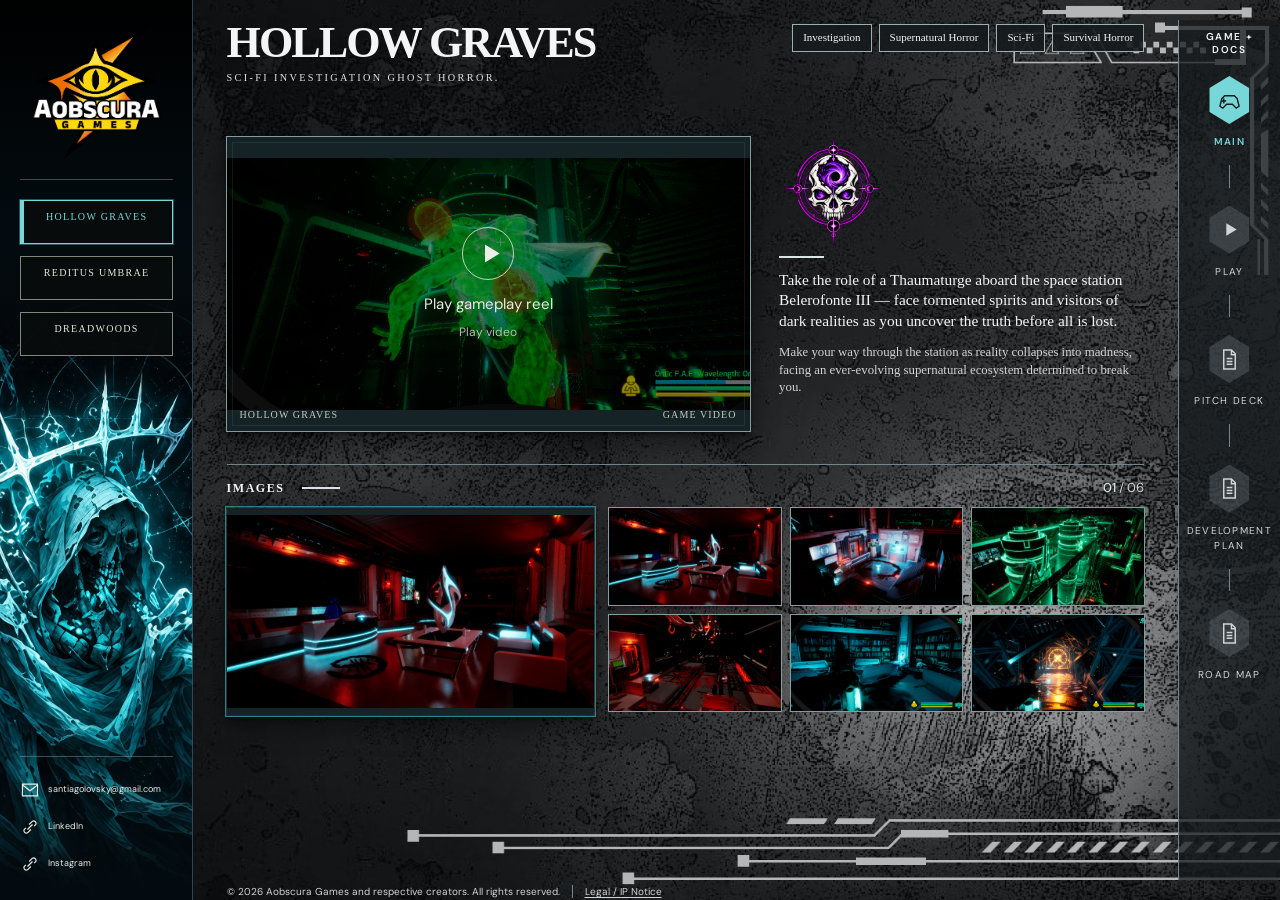
<file: index.html>
<!doctype html>
<html lang="en">
<head>
  <meta charset="utf-8">
  <meta name="viewport" content="width=device-width,initial-scale=1">
  <meta name="theme-color" content="#30312f">
  <meta name="description" content="Current games in development by or with the collaboration of Aobscura Games: Hollow Graves, Reditus Umbrae and Dreadwoods.">
  <title>Games — Aobscura Games</title>
  <link rel="icon" href="data:image/svg+xml,%3Csvg xmlns='http://www.w3.org/2000/svg' viewBox='0 0 32 32'%3E%3Crect width='32' height='32' fill='%2330312f'/%3E%3Cpath d='m16 6 10 10-10 10L6 16Z' fill='%23b33b34'/%3E%3C/svg%3E">
  <link rel="stylesheet" href="./style.css?v=20261027a">
  <script defer src="./games.config.js?v=20261023a"></script>
  <script defer src="./media-update-20261023.js?v=20261023b"></script>
  <link rel="stylesheet" href="./documents.css?v=20261008l">
  <link rel="stylesheet" href="./surfaces.css?v=20261011f">
  <link rel="stylesheet" href="./pdf-polish.css?v=20261009a">
  <script defer src="./documents.js?v=20261009a"></script>
  <link rel="stylesheet" href="./play.css?v=20261021ru">
  <link rel="stylesheet" href="./tags.css?v=20261021a">
  <script defer src="./play.js?v=20261021legal"></script>
  <link rel="stylesheet" href="./legal.css?v=20261027a">
  <script defer src="./legal.js?v=20261021a"></script>
  <script defer src="./app.js?v=20261027a"></script>
  <script defer src="./autoloop.js?v=20261022a"></script>
  <script defer src="./tags.js?v=20261021a"></script>
</head>
<body data-theme="hollow">
  <a class="skip" href="#game-title">Skip to game</a>
  <div class="shell"><div class="page-edges" aria-hidden="true"></div>
    <aside class="identity" aria-label="Identity and contact">
      <div class="sidebar-art" aria-hidden="true"><img id="sidebar-art" alt=""></div>
      <div class="identity-top"><div class="studio-logo" id="studio-logo"></div><span class="sr-only" id="identity-name"></span><span class="sr-only" id="identity-role"></span><div class="identity-divider"></div><nav id="game-tabs" class="game-tabs" aria-label="Choose a game"></nav></div>
      <div class="identity-bottom"><div class="identity-divider"></div><div class="contact-links" id="contact-links"></div></div>
    </aside>
    <main class="game" id="game-panel" aria-labelledby="game-title">
      <header class="game-heading"><div class="title-group"><h1 id="game-title" tabindex="-1"></h1><p id="game-subtitle"></p></div><ul class="metadata" id="metadata" aria-label="Game details"></ul></header>
      <div class="content-row"><section class="video-frame" id="video-frame" aria-label="Game video"></section><aside class="project-pitch" aria-label="About the game"><div class="project-logo" id="project-logo"></div><div class="pitch-copy"><div class="accent-divider" aria-hidden="true"></div><p id="description-primary"></p><p id="description-secondary"></p></div></aside></div>
      <section class="gallery" aria-label="Game images"><div class="gallery-heading"><h2>Images</h2><span id="image-count"></span></div><div class="gallery-body"><figure class="selected-image" id="selected-image"></figure><div class="thumbnails" id="thumbnails" role="group" aria-label="Choose an image"></div></div></section>
      <section id="play-view" class="play-view" aria-labelledby="play-title" hidden>
        <div class="play-heading"><h2 id="play-title">Play</h2></div>
        <div class="play-layout">
          <article class="play-premise"><span class="play-frame-corners" aria-hidden="true"><span class="play-frame-corner"></span></span><h3>The Game</h3><div id="play-premise-copy" class="play-premise-copy"></div></article>
          <aside class="play-build" aria-labelledby="play-build-title">
            <h3 id="play-build-title">Playable build</h3><p id="play-preparation" class="play-preparation">Under construction</p>
            <div id="play-poster" class="play-poster" hidden></div>
            <dl id="play-build-details" class="play-build-details"></dl><div id="play-build-actions"></div>
            <p id="play-build-note" class="play-build-note"></p><p id="play-build-provider" class="play-build-provider" hidden></p>
            <div id="play-build-legal" class="play-build-legal" hidden>
              <p><strong>Evaluation build — not for redistribution.</strong></p>
              <p>Provided solely for private evaluation. Redistribution, resale, public hosting or reuse of project materials without permission is prohibited.</p>
            </div>
          </aside>
        </div>
      </section>
      <section id="document-view" class="document-view" aria-label="Game document" hidden>
        <div class="document-body">
          <section class="pdf-stage" id="pdf-stage" aria-label="PDF page viewer" tabindex="0">
            <div id="pdf-page" class="pdf-page"></div>
            <p id="pdf-status" class="pdf-status" role="status"></p>
            <button id="pdf-prev" class="pdf-arrow previous" aria-label="Previous page" disabled>‹</button>
            <button id="pdf-next" class="pdf-arrow next" aria-label="Next page" disabled>›</button>
          </section>
          <aside class="document-info" aria-label="Document details">
            <div id="document-logo" class="document-logo"></div>
            <div class="document-rule"></div><h2 id="document-title"></h2><p id="document-description"></p>
            <div class="document-metadata">
              <div class="document-meta-row"><svg viewBox="0 0 24 24" aria-hidden="true"><path d="M6 2h8l4 4v16H6ZM14 2v5h4M9 11h6M9 14h6M9 17h6"/></svg><span>PDF document</span></div>
              <div class="document-meta-row"><svg viewBox="0 0 24 24" aria-hidden="true"><path d="M8 3h11v15H8ZM5 6H3v16h12v-2M11 7h5M11 10h5M11 13h5"/></svg><span id="pdf-total">Not available yet</span></div>
              <div class="document-meta-row"><svg viewBox="0 0 24 24" aria-hidden="true"><path d="M3 4h18v14H3ZM8 22h8M12 18v4M6 13l5-6M6 7h5v6"/></svg><span>Presentation document</span></div>
            </div>
            <div class="document-actions">
              <a id="pdf-open" class="document-action primary" target="_blank" rel="noopener noreferrer" hidden><svg viewBox="0 0 24 24" aria-hidden="true"><path d="M14 3h7v7M21 3l-11 11M10 5H3v16h16v-7"/></svg><span>Open PDF</span><svg viewBox="0 0 24 24" aria-hidden="true"><path d="m9 6 6 6-6 6"/></svg></a>
              <a id="pdf-download" class="document-action secondary" download hidden><svg viewBox="0 0 24 24" aria-hidden="true"><path d="M12 3v12m-5-5 5 5 5-5M3 16v5h18v-5"/></svg><span>Download PDF</span><svg viewBox="0 0 24 24" aria-hidden="true"><path d="m9 6 6 6-6 6"/></svg></a>
            </div>
            <p class="document-helper">Use ← → to navigate</p>
          </aside>
        </div>
        <section class="document-pages" aria-label="Document pages"><div class="document-pages-heading"><h2>Pages</h2><span id="pdf-count" role="status"></span></div><div id="pdf-thumbnails" class="pdf-thumbnails" role="group" aria-label="Choose a PDF page"></div></section>
      </section>
      <footer class="site-legal-footer" aria-label="Copyright and legal information">
        <span>© 2026 Aobscura Games and respective creators. All rights reserved.</span>
        <button type="button" id="legal-ip-link" aria-haspopup="dialog" aria-controls="legal-ip-notice">Legal / IP Notice</button>
      </footer>
    </main>
    <nav id="material-tabs" class="material-rail" aria-label="Game materials"><h2>Game + Docs</h2></nav>
  </div>
  <dialog id="legal-ip-notice" class="legal-dialog" aria-labelledby="legal-ip-title">
    <div class="legal-dialog-heading">
      <h2 id="legal-ip-title">INTELLECTUAL PROPERTY NOTICE</h2>
      <button type="button" id="legal-ip-close" aria-label="Close Legal / IP Notice" autofocus>×</button>
    </div>
    <p>© 2026 Aobscura Games and respective creators. All rights reserved.</p>
    <p>Hollow Graves, Reditus Umbrae and Dreadwoods, including their original concepts, worlds, characters, writing, game design, code, artwork and audiovisual materials presented on this site, may not be reproduced, redistributed, modified or used commercially without authorization from the applicable rights holders.</p>
    <p>Third-party and licensed materials, where applicable, remain the property of their respective owners.</p>
  </dialog>
  <p class="sr-only" id="announcement" role="status" aria-live="polite" aria-atomic="true"></p>
  <noscript><p class="noscript">Enable JavaScript to switch between Hollow Graves, Reditus Umbrae and Dreadwoods. Contact: santiagolovsky@gmail.com.</p></noscript>
</body>
</html>
</file>
<file: style.css>
@import url('https://fonts.googleapis.com/css2?family=Cinzel:wght@500;600&family=Cormorant+Garamond:wght@600;700&family=DM+Sans:wght@400;500;600&family=Libre+Baskerville:wght@400&display=swap');
:root{--accent:#08696e;--sidebar-accent:#77d6d8;--paper:#e7eceb;--side:#071216;--ink:#152124;--muted:#53656a;--line:#a6b4b5;--media:#17262b;--heading:'Cormorant Garamond',Georgia,serif;--body:'DM Sans',Arial,sans-serif;--pitch:'Libre Baskerville',Georgia,serif;--texture:url('assets/themes/paper.svg');--motif:url('assets/themes/hollow-diagram.svg');--border-style:solid;--side-width:clamp(210px,15.1vw,290px);--space:clamp(18px,2vw,38px)}
*{box-sizing:border-box}body{margin:0;background:var(--paper);color:var(--ink);font:16px/1.5 var(--body);transition:background-color .3s,color .3s}button,a{-webkit-tap-highlight-color:transparent}button{font:inherit;cursor:pointer}button:disabled{cursor:default}button:focus-visible,a:focus-visible{outline:2px solid var(--accent);outline-offset:4px}a{color:inherit;text-decoration:none}a:hover{text-decoration:underline}h1,h2,p,figure{margin:0}button,iframe{border-radius:0}img{display:block;max-width:100%}svg{width:20px;height:20px}[hidden]{display:none!important}.sr-only{position:absolute;width:1px;height:1px;padding:0;margin:-1px;overflow:hidden;clip:rect(0,0,0,0);white-space:nowrap;border:0}.skip{position:fixed;top:-100px;left:20px;z-index:30;padding:12px;background:var(--paper)}.skip:focus{top:10px}.shell{position:relative;isolation:isolate;min-height:100dvh;display:grid;grid-template-columns:var(--side-width) minmax(0,1fr)}.shell:before,.shell:after{content:'';position:fixed;pointer-events:none;z-index:-1;inset:0 0 0 var(--side-width)}.shell:before{background-image:var(--texture);background-repeat:repeat;mix-blend-mode:multiply;opacity:.8}.shell:after{background-image:var(--motif);background-size:100% 100%;background-repeat:no-repeat;opacity:.7;transition:opacity .3s}.identity{position:sticky;top:0;align-self:start;height:100dvh;background:var(--side);color:#ecece4;padding:clamp(20px,2vw,36px) clamp(18px,1.6vw,31px) 26px;display:flex;flex-direction:column;justify-content:space-between;min-width:0;overflow:hidden;isolation:isolate;transition:background-color .3s}.identity:before{content:'';position:absolute;inset:0;pointer-events:none;border-right:1px solid color-mix(in srgb,var(--sidebar-accent),transparent 65%);z-index:3}.sidebar-art{position:absolute;inset:38% 0 0;z-index:-2;pointer-events:none;overflow:hidden;opacity:.55;mask-image:linear-gradient(transparent,black 22%,black 74%,transparent)}.sidebar-art img{width:100%;height:100%;object-fit:cover;object-position:center;filter:brightness(.75) saturate(.75)}.identity:after{content:'';position:absolute;inset:0;z-index:-1;background:linear-gradient(var(--side) 0%,transparent 30%,transparent 65%,var(--side) 98%);pointer-events:none}.studio-logo{height:clamp(100px,14vh,165px);display:flex;align-items:center;justify-content:center}.studio-logo img{height:100%;width:auto;max-width:95%;object-fit:contain}.studio-logo .logo-fallback{font:600 24px var(--heading);letter-spacing:.12em}.identity-divider{height:1px;background:#b1b5a35e;margin:24px 0 28px}.game-tabs{display:flex;flex-direction:column;gap:13px}.game-tab{position:relative;min-height:52px;width:100%;padding:13px 9px;border:1px solid #818778;background:#0b0e0ed9;color:#e4e6dd;font-family:var(--heading);font-size:13px;font-weight:600;line-height:1.25;letter-spacing:.08em;transition:border-color .25s,color .25s,background .25s}.game-tab[aria-current=true]{border-color:var(--sidebar-accent);box-shadow:inset 4px 0 var(--sidebar-accent);color:var(--sidebar-accent);background:#080d0cf2}.game-tab:hover{border-color:var(--sidebar-accent)}.identity button:focus-visible,.identity a:focus-visible{outline-color:var(--sidebar-accent)}.identity-bottom{position:relative;margin-top:30px}.contact-links{display:flex;flex-direction:column;gap:17px}.contact-links a{display:flex;align-items:center;gap:12px;font-size:12px;min-height:25px;overflow-wrap:anywhere}.contact-links svg{flex:none;stroke:currentColor;fill:none;stroke-width:1.4}.game{width:100%;max-width:none;margin-inline:auto;min-width:0;padding:clamp(22px,2.4vh,32px) var(--space) 24px;display:flex;flex-direction:column;gap:22px;align-self:start}.game-heading{height:84px;flex:none;display:flex;align-items:flex-start;justify-content:space-between;gap:18px}.title-group{min-width:0;flex:1}h1{font:600 clamp(32px,3.85vw,74px)/1.05 var(--heading);letter-spacing:-.025em;white-space:nowrap}#game-subtitle{color:var(--accent);font-size:clamp(11px,.83vw,16px);text-transform:uppercase;letter-spacing:.2em;line-height:1.6;margin-top:5px;white-space:nowrap}.metadata{padding:0;margin:4px 0 0;list-style:none;display:flex;flex-wrap:wrap;justify-content:flex-end;gap:7px;max-width:25%;flex:none}.metadata li{background:color-mix(in srgb,var(--paper) 93%,var(--ink));border:1px solid var(--line);padding:8px 13px;white-space:nowrap;font:12px var(--pitch);line-height:1.35}.content-row{display:grid;grid-template-columns:minmax(0,57fr) minmax(0,38fr);column-gap:5%;align-items:start}.video-frame,.selected-image,.thumbnail{box-sizing:content-box;aspect-ratio:16 / 9;width:100%;height:auto;min-width:0;position:relative;overflow:hidden;background:var(--media);outline:1px var(--border-style) color-mix(in srgb,var(--accent),var(--line) 70%);outline-offset:0;border:0;padding:0;isolation:isolate;transition:background-color .3s}.video-frame{display:grid;place-items:center}.video-frame:before,.image-placeholder:before{content:'';position:absolute;inset:0;z-index:-1;pointer-events:none;background-image:var(--texture);opacity:.14;mix-blend-mode:screen}.video-frame:after{content:'';position:absolute;inset:10px;pointer-events:none;border:1px solid #d3dbc318;z-index:-1}.video-frame video,.video-frame iframe{position:absolute;inset:0;display:block;width:100%;height:100%;object-fit:contain;border:0;background:#0c1010}.video-poster{position:absolute;inset:0;width:100%;height:100%;object-fit:contain;filter:brightness(.55);z-index:-1}.video-empty,.video-start{display:flex;flex-direction:column;align-items:center;justify-content:center;gap:8px;color:#ecece4;text-align:center;padding:18px}.video-start{position:absolute;inset:0;width:100%;height:100%;border:0;background:transparent}.play-symbol{height:clamp(40px,4.1vw,78px);width:clamp(40px,4.1vw,78px);border:1px solid #c5cebe;border-radius:50%;display:grid;place-items:center;margin-bottom:5px}.play-symbol svg{width:27px;height:27px;fill:#eceee7;transform:translateX(1px)}.video-empty .play-symbol{opacity:.4}.video-empty strong,.video-start strong{font-weight:400;font-size:15px}.video-empty p,.video-start p{font-size:12px;color:#b6beb2}.video-start:hover .play-symbol{background:#e9eee5}.video-start:hover svg{fill:var(--media)}.media-corner{position:absolute;left:13px;bottom:9px;font-size:10px;letter-spacing:.08em;color:#c3cbbc}.media-corner.right{left:auto;right:13px}.video-error{padding:20px;text-align:center;color:#eceee7;font-size:15px}.video-error p{font-size:13px;margin-top:8px;color:#c6c9bf}.project-pitch{min-width:0;display:flex;flex-direction:column;gap:12px;padding:0 0 0 2%;}.project-logo{height:clamp(78px,10.7vw,195px);display:flex;justify-content:center;align-items:center;flex:none}.project-logo img{width:auto;height:100%;max-width:75%;object-fit:contain;}.project-logo .logo-fallback{font:600 20px var(--heading);letter-spacing:.06em;text-align:center}.accent-divider{width:45px;height:2px;background:var(--accent);margin-bottom:17px}.pitch-copy p{font-family:var(--pitch);font-size:clamp(14px,1.13vw,21px);line-height:1.52}.pitch-copy #description-secondary{font-size:clamp(12px,1vw,18px);color:var(--muted);margin-top:15px}.gallery{padding-top:18px;border-top:1px solid var(--line);min-width:0}.gallery-heading{display:flex;align-items:center;justify-content:space-between;margin-bottom:13px}.gallery h2{font-size:12px;letter-spacing:.15em;font-weight:600;display:flex;align-items:center;gap:17px;text-transform:uppercase}.gallery h2:after{content:'';display:block;width:38px;height:2px;background:var(--accent)}#image-count{font-size:13px;color:var(--muted);font-variant-numeric:tabular-nums}#image-count strong{color:var(--accent);font-weight:500}.gallery-body{display:grid;grid-template-columns:minmax(0,40fr) minmax(0,60fr);gap:16px;align-items:start}.selected-image{outline-color:var(--accent);outline-offset:2px}.selected-image img{position:absolute;inset:0;width:100%;height:100%;object-fit:contain}.selected-image figcaption{position:absolute;bottom:0;left:0;right:0;background:#0c100ddd;color:#e5e9df;padding:6px 10px;font-size:12px}.image-placeholder{position:absolute;inset:0;display:flex;align-items:center;justify-content:center;flex-direction:column;gap:8px;color:#bac1b3;isolation:isolate}.image-placeholder svg{width:28px;height:28px;stroke:currentColor;stroke-width:1;fill:none;opacity:.5}.image-placeholder span{font-size:12px;opacity:.75}.image-marker{position:absolute;bottom:8px;left:10px;font-size:10px;color:#cad0c3;letter-spacing:.06em}.thumbnails{display:grid;grid-template-columns:repeat(3,minmax(0,1fr));gap:13px;align-items:start}.thumbnail{cursor:pointer}.thumbnail:hover{outline-color:var(--accent);outline-width:2px}.thumbnail .image-placeholder span{position:absolute;left:9px;bottom:5px;font-size:12px;opacity:1}.thumbnail img{position:absolute;inset:0;width:100%;height:100%;object-fit:cover}.noscript{position:fixed;inset:0;background:var(--paper);padding:10vw}.content-enter{animation:content-enter .28s ease-out}@keyframes content-enter{from{opacity:.45}to{opacity:1}}
/* The frame geometry is width-driven. No media row stretches to fill spare height. */
@media(min-width:1101px) and (max-height:850px){.game{gap:17px;padding-top:20px;max-width:none}.game-heading{height:68px}h1{font-size:clamp(32px,3.5vw,58px)}.project-logo{height:clamp(64px,10.4vh,95px)}.project-pitch{gap:9px}.pitch-copy p{font-size:clamp(13px,1.04vw,17px);line-height:1.46}.pitch-copy #description-secondary{font-size:clamp(12px,.94vw,15px);margin-top:10px}.accent-divider{margin-bottom:11px}.gallery{padding-top:13px}.gallery-heading{margin-bottom:10px}.identity-divider{margin:18px 0 23px}.studio-logo{height:115px}.game-tab{min-height:46px;font-size:12px}.contact-links{gap:13px}}
@media(max-width:1100px){:root{--side-width:190px;--space:22px}.game{max-width:none;gap:20px}.game-heading{height:auto;min-height:85px;display:block}h1{font-size:clamp(30px,4.1vw,45px)}#game-subtitle{font-size:10px;letter-spacing:.13em;white-space:normal}.metadata{position:static;max-width:none;justify-content:flex-start;margin-top:10px}.metadata li{padding:4px 8px;font-size:11px}.content-row{grid-template-columns:minmax(0,1fr)}.project-pitch{display:grid;grid-template-columns:100px minmax(0,1fr);gap:20px;padding:22px 0 0}.project-logo{height:100px}.pitch-copy p{font-size:14px}.pitch-copy #description-secondary{font-size:13px;margin-top:10px}.accent-divider{margin-bottom:10px}.gallery-body{grid-template-columns:minmax(0,40fr) minmax(0,60fr);gap:12px}.thumbnails{gap:10px}.studio-logo{height:110px}.identity{padding:23px 16px}.game-tab{font-size:11px;min-height:44px}.contact-links a{font-size:11px;gap:8px}.contact-links svg{width:17px}}
@media(max-width:700px){:root{--side-width:0px;--space:20px}.shell{grid-template-columns:minmax(0,1fr)}.shell:before,.shell:after{inset:0}.identity{position:relative;height:auto;padding:16px 20px 18px;display:block}.sidebar-art{inset:0;opacity:.2;mask-image:none}.studio-logo{height:77px;justify-content:flex-start}.studio-logo img{height:100%;width:94px;object-fit:contain}.identity-top{display:grid;grid-template-columns:95px minmax(0,1fr);align-items:center;gap:14px}.identity-top>.identity-divider{display:none}.game-tabs{display:grid;grid-template-columns:1fr;gap:7px}.game-tab{min-height:31px;padding:7px;font-size:10px;text-align:left;padding-left:13px}.identity-bottom{margin:0;position:absolute;left:20px;top:111px}.identity-bottom .identity-divider{display:none}.contact-links{flex-direction:row;gap:12px}.contact-links a span{display:none}.contact-links a{min-width:28px;min-height:30px}.game{padding:22px 20px 24px;gap:22px}.game-heading{min-height:0;height:auto;display:flex;position:relative;padding-bottom:30px}h1{font-size:clamp(27px,6.9vw,46px);white-space:nowrap;letter-spacing:-.04em}#game-subtitle{font-size:10px;letter-spacing:.1em;white-space:normal;margin-top:7px}.metadata{position:absolute;left:0;bottom:0;margin:0;max-width:100%}.metadata li{font-size:10px;padding:3px 7px}.project-pitch{display:flex;padding-top:20px;gap:14px}.project-logo{height:105px}.pitch-copy p{font-size:16px;line-height:1.6}.pitch-copy #description-secondary{font-size:14px}.gallery-body{display:flex;flex-direction:column;gap:18px}.selected-image{flex:none}.thumbnails{width:100%;grid-template-columns:repeat(3,minmax(0,1fr));gap:11px}.video-empty strong{font-size:13px}.video-empty p{font-size:11px}.media-corner{font-size:9px;bottom:7px;left:8px}.media-corner.right{right:8px;left:auto;font-size:8px}.video-empty{gap:5px;padding:12px}.play-symbol{height:43px;width:43px;margin-bottom:3px}.play-symbol svg{height:20px;width:20px}.image-marker{font-size:10px}.gallery{padding-top:15px}}
@media(prefers-reduced-motion:reduce){*,*:before,*:after{transition:none!important;animation:none!important}}
/* Keep the emblem and pitch balanced with the video on laptop displays. */
@media(min-width:1101px) and (max-height:850px){.project-logo{height:128px}.pitch-copy p{font-size:15px}.pitch-copy #description-secondary{font-size:13px}.contact-links a{font-size:10px;gap:8px}.contact-links svg{width:17px}}
.project-logo img{mask-image:radial-gradient(ellipse,black 52%,transparent 74%)}
.game-tab[aria-current=true]{color:color-mix(in srgb,var(--sidebar-accent) 65%,#fff)}

/* Editorial composition: sidebar + full-width main, with quiet outer margins. */
@media(min-width:1101px){
 .game{padding:26px clamp(34px,3vw,58px) 24px;gap:22px}
 .game-heading{height:94px}
 h1{font-size:clamp(46px,4.15vw,80px)}
 .project-pitch{padding:0 12px 0 0;gap:16px}
 .project-logo{height:190px}
 .pitch-copy{max-width:490px}
 .pitch-copy p{font-size:clamp(15px,1.07vw,21px);line-height:1.55}
 .pitch-copy #description-secondary{font-size:clamp(13px,.94vw,18px)}
 .gallery{padding-top:15px}.gallery-heading{margin-bottom:12px}
}
.studio-logo{height:166px}.studio-logo img{max-width:100%;object-fit:contain}
.identity{background:#050708}.identity:after{background:linear-gradient(#000 0%,var(--side) 25%,transparent 55%,#050606e6 100%)}
.sidebar-art{inset:37% 0 0;opacity:.86}.sidebar-art img{filter:brightness(.9) saturate(.9)}
.identity:before{border:1px solid color-mix(in srgb,var(--sidebar-accent),transparent 65%);background-image:var(--motif);background-size:auto 100%;opacity:.7}
.game-tab{font-size:14px;letter-spacing:.09em;background:#080b0be8}
.game-tab:hover{background:color-mix(in srgb,var(--sidebar-accent) 17%,#080b0b);color:#fff;border-color:var(--sidebar-accent)}
.game-tab[aria-current=true]{background:color-mix(in srgb,var(--sidebar-accent) 12%,#080b0b);box-shadow:inset 4px 0 var(--sidebar-accent),0 0 0 1px color-mix(in srgb,var(--sidebar-accent),transparent 65%)}
.game-tab:focus-visible{outline:2px solid #fff;outline-offset:5px}
.shell:after{opacity:.92}
body[data-theme=hollow] .shell:before{opacity:.38}
body[data-theme=hollow] h1{font-weight:700;letter-spacing:-.035em}
body[data-theme=reditus] h1{font-family:'Cinzel',Georgia,serif;font-weight:600;font-size:clamp(32px,3.6vw,69px);letter-spacing:-.035em}
body[data-theme=dreadwoods] h1{font-family:Georgia,serif;font-weight:400;letter-spacing:.015em}
@media(min-width:1101px) and (max-height:850px){.game{padding-top:18px;gap:16px}.game-heading{height:66px}h1{font-size:clamp(38px,3.6vw,60px)}body[data-theme=reditus] h1{font-size:clamp(36px,3.4vw,56px)}.project-logo{height:115px}.project-pitch{gap:10px}.pitch-copy p{font-size:14px}.pitch-copy #description-secondary{font-size:12px}.studio-logo{height:116px}}
@media(max-width:1100px){.studio-logo{height:125px}.game-tab{font-size:11px}.project-logo{height:100px}}
@media(max-width:700px){.studio-logo{height:77px}.studio-logo img{width:95px}.sidebar-art{inset:0;opacity:.2}.game-tab{font-size:10px}.identity{padding-bottom:20px}.project-logo{height:120px}body[data-theme=reditus] h1{font-size:clamp(25px,6.5vw,42px)}}

/* Second visual pass: quiet copy region and a seamless dark logo field. */
.identity:after{background:linear-gradient(#000 0%,#000 20%,var(--side) 33%,transparent 53%,#050606e6 100%)}
.shell:after{mask-image:linear-gradient(to bottom,black 0%,black 30%,transparent 35%,transparent 57%,black 65%)}
.project-pitch{position:relative}.pitch-copy{position:relative}
@media(min-width:1101px){.project-logo img{max-width:70%}.gallery-body{gap:15px}.thumbnails{gap:11px}}
/* Reference fidelity: layered manuscript edges, distinct ink, restrained controls. */
.page-edges{position:fixed;inset:0 0 0 var(--side-width);background:var(--edges) center/100% 100% no-repeat;pointer-events:none;z-index:-1;opacity:.8}
.shell:after{opacity:.48}
.identity:before{background-image:var(--edges);background-size:100% 100%;opacity:.85}
.sidebar-art{inset:33% 0 0;opacity:.95;mask-image:linear-gradient(transparent,black 20%,black 83%,transparent)}
.sidebar-art img{filter:brightness(.86) saturate(.9)}
.identity:after{background:linear-gradient(#000 0%,#000 20%,var(--side) 31%,transparent 48%,#050606db 100%)}
.game-tab{font-family:Georgia,serif;font-weight:400;letter-spacing:.13em}
.game-tab[aria-current=true]{color:var(--sidebar-accent);background:#080b0be8;box-shadow:inset 3px 0 var(--sidebar-accent),0 0 0 1px color-mix(in srgb,var(--sidebar-accent),transparent 65%)}
body[data-theme=reditus] .game-tab[aria-current=true],body[data-theme=dreadwoods] .game-tab[aria-current=true]{color:#f0d5c0}
body[data-theme=hollow] h1{font-family:Georgia,serif;font-weight:700;letter-spacing:-.045em}
body[data-theme=reditus] h1{font-family:'Palatino Linotype','Book Antiqua',Palatino,serif;font-weight:400;letter-spacing:-.035em}
body[data-theme=dreadwoods] h1{font-family:'Baskerville','Times New Roman',serif;font-weight:700;letter-spacing:.015em}
#game-subtitle{font-family:Georgia,serif;font-weight:600;letter-spacing:.27em}
.project-logo{position:relative}
.project-logo img{height:100%;max-width:80%;mask-image:radial-gradient(ellipse,black 42%,transparent 72%)}
.video-frame,.selected-image,.thumbnail{background:color-mix(in srgb,var(--media) 88%,#090d0d);outline-color:color-mix(in srgb,var(--accent) 52%,var(--line))}
.video-frame:after{inset:6px;border-color:#d3dbc321}
.video-frame:before{opacity:.07}
.image-placeholder:before{opacity:.05}
.media-corner,.image-marker{font-family:Georgia,serif;letter-spacing:.11em}
.selected-image{outline-color:var(--accent)}
.gallery h2{font-family:Georgia,serif;font-size:14px;letter-spacing:.13em}
.metadata li{background:transparent;border-color:color-mix(in srgb,var(--line),var(--ink) 20%);font-family:Georgia,serif;font-size:14px}
body[data-theme=dreadwoods] .shell:after{opacity:.22}
body[data-theme=reditus] .shell:before{opacity:.85}
body[data-theme=dreadwoods] .shell:before{opacity:.75}
@media(min-width:1101px){
 body[data-theme=hollow] h1{font-size:clamp(44px,4.25vw,82px)}
 body[data-theme=reditus] h1{font-size:clamp(43px,4.15vw,80px)}
 body[data-theme=dreadwoods] h1{font-size:clamp(46px,4.35vw,84px)}
 .project-logo{height:198px}.project-pitch{gap:12px}
 .pitch-copy p{font-family:Georgia,serif;font-size:clamp(16px,1.22vw,23px);line-height:1.42}
 .pitch-copy #description-secondary{font-size:clamp(14px,1.06vw,20px);line-height:1.42}
}
@media(min-width:1101px) and (max-height:850px){body[data-theme] h1{font-size:clamp(37px,3.6vw,61px)}.project-logo{height:115px}.pitch-copy p{font-size:16px}.pitch-copy #description-secondary{font-size:14px}}
@media(max-width:700px){.page-edges{opacity:.38}.sidebar-art{inset:0;opacity:.2}.metadata li{font-size:11px}#game-subtitle{letter-spacing:.16em}}
/* Screen-fit composition. Width and height both constrain the 16:9 frames. */
.shell:before{background-image:var(--texture),var(--paper-art);background-size:360px 360px,240px 200px;opacity:.65}
body[data-theme=hollow] .shell:before{opacity:.38}
.page-edges{background-image:var(--binding-art),var(--outer-art);background-position:left top,right top;background-size:30px 100%,26px 100%;background-repeat:no-repeat;opacity:.85}
@media(min-width:701px){
 :root{--side-width:clamp(165px,15.1vw,290px);--space:clamp(20px,2.6vw,50px);--hero-height:min(calc((100vw - var(--side-width) - 2*var(--space))*.57*.5625),calc((100dvh - 166px)*.57));--row-height:max(var(--hero-height),min(310px,42dvh));--gallery-height:min(calc((100vw - var(--side-width) - 2*var(--space))*.40*.5625),calc(100dvh - var(--row-height) - 175px))}
 html,body{height:100%;overflow:hidden}
 .shell{height:100dvh;min-height:0;grid-template-columns:var(--side-width) minmax(0,1fr)}
 .game{height:100dvh;max-width:none;padding:20px var(--space);gap:17px;display:flex;min-height:0}
 .game-heading{height:80px;min-height:0;display:flex;padding:0;flex:none}
 body[data-theme] h1{font-size:clamp(30px,4vw,77px);line-height:1.03}
 #game-subtitle{font-size:clamp(9px,.8vw,15px);letter-spacing:.19em;white-space:normal}
 .metadata{position:static;max-width:24%;margin:4px 0 0;justify-content:flex-end}.metadata li{font-size:clamp(10px,.74vw,14px);padding:6px 9px}
 .content-row{height:var(--row-height);min-height:0;flex:none;display:grid;grid-template-columns:calc(var(--hero-height)*16/9) minmax(0,1fr);gap:clamp(18px,3.5vw,67px)}
 .video-frame{width:100%;height:auto;aspect-ratio:16/9;align-self:start}
 .project-pitch{display:flex;flex-direction:column;padding:0;gap:10px;min-height:0;max-height:100%}
 .project-logo{height:clamp(60px,calc(var(--row-height)*.35),180px);flex:none}
 .pitch-copy{max-width:490px}.pitch-copy p{font:clamp(12px,1.2vw,23px)/1.36 Georgia,serif}.pitch-copy #description-secondary{font-size:clamp(11px,1vw,19px);line-height:1.36;margin-top:12px}
 .accent-divider{margin-bottom:12px}
 .gallery{padding-top:13px;min-height:0;flex:none}.gallery-heading{height:20px;margin-bottom:10px}.gallery h2{font-size:12px}
 .gallery-body{display:grid;grid-template-columns:calc(var(--gallery-height)*16/9) minmax(0,1fr);gap:15px;align-items:start}
 .selected-image{width:100%;height:auto;aspect-ratio:16/9}
 .thumbnails{display:grid;grid-template-columns:repeat(3,minmax(0,1fr));gap:10px;max-width:calc(((var(--gallery-height) - 10px)/2)*16/9*3 + 20px)}
 .thumbnail{width:100%;height:auto;aspect-ratio:16/9}
 .identity{height:100dvh;padding:24px clamp(15px,1.6vw,31px);display:flex;position:sticky}.identity-top{display:block}.identity-bottom{position:relative;top:auto;left:auto;margin-top:20px}
 .studio-logo{height:clamp(85px,15vh,162px)}.studio-logo img{width:auto}.identity-divider{margin:20px 0}.game-tabs{display:flex;gap:12px}.game-tab{font-size:clamp(10px,.72vw,14px);min-height:44px;padding:10px 6px;text-align:center}
 .contact-links{display:flex;flex-direction:column;gap:12px}.contact-links a{font-size:clamp(9px,.62vw,12px);gap:8px}.contact-links a span{display:inline}
}
@media(min-width:701px) and (max-height:800px){
 :root{--hero-height:min(calc((100vw - var(--side-width) - 2*var(--space))*.57*.5625),calc((100dvh - 142px)*.57));--gallery-height:min(calc((100vw - var(--side-width) - 2*var(--space))*.40*.5625),calc(100dvh - var(--row-height) - 153px))}
 .game{padding-top:15px;padding-bottom:15px;gap:13px}.game-heading{height:62px}body[data-theme] h1{font-size:clamp(28px,3.5vw,62px)}
 .project-logo{height:clamp(50px,calc(var(--row-height)*.27),100px)}.pitch-copy p{font-size:clamp(12px,1.12vw,17px)}.pitch-copy #description-secondary{font-size:clamp(11px,.95vw,14px)}
}
.shell:before{background-size:360px 360px,120px 100px}
@media(max-width:700px){
 html,body{height:100%;overflow:hidden}.shell{height:100dvh;min-height:0;display:flex;flex-direction:column}.identity{height:78px;flex:none;padding:8px 14px}.identity-top{display:grid;grid-template-columns:60px 1fr;gap:10px}.studio-logo{height:52px}.studio-logo img{width:60px}.game-tabs{display:grid;grid-template-columns:repeat(3,1fr);gap:5px}.game-tab{padding:6px 3px;min-height:38px;text-align:center;font-size:8px;letter-spacing:.03em}.identity-bottom{top:56px;left:18px}.contact-links{gap:8px}.contact-links a{min-height:16px;min-width:20px}.contact-links svg{height:12px;width:12px}
 .game{height:calc(100dvh - 78px);padding:12px 18px;gap:12px;min-height:0}.game-heading{height:60px;min-height:0;padding-bottom:22px;flex:none}body[data-theme] h1{font-size:clamp(23px,6.8vw,37px)}#game-subtitle{font-size:8px;letter-spacing:.1em;margin-top:3px}.metadata li{font-size:9px;padding:2px 6px}
 .content-row{display:flex;flex-direction:column;gap:12px;min-height:0}.video-frame{width:min(100%,calc((100dvh - 460px)*16/9));min-width:180px;align-self:center;flex:none}.video-empty strong{font-size:11px}.video-empty p{font-size:9px}.play-symbol{height:30px;width:30px}.media-corner{font-size:7px}.media-corner.right{font-size:6px}
 .project-pitch{display:grid;grid-template-columns:50px minmax(0,1fr);gap:12px;padding:0}.project-logo{height:65px}.project-logo img{max-width:100%}.pitch-copy p{font:12px/1.3 Georgia,serif}.pitch-copy #description-secondary{font-size:11px;line-height:1.3;margin-top:7px}.accent-divider{margin-bottom:7px;width:28px}
 .gallery{padding-top:9px}.gallery-heading{margin-bottom:8px}.gallery h2{font-size:10px}.gallery-body{display:grid;grid-template-columns:40fr 60fr;gap:9px}.thumbnails{grid-template-columns:repeat(3,minmax(0,1fr));gap:6px}.image-placeholder span{font-size:8px}.image-marker{font-size:6px}.thumbnail .image-placeholder span{font-size:8px}.image-placeholder svg{width:16px;height:16px}
}
/* Keep the material subtle and leave the subtitle clear of the media row. */
body[data-theme=reditus] .shell:before,body[data-theme=dreadwoods] .shell:before{opacity:.28}
body[data-theme=hollow] .shell:before{opacity:.24}
@media(min-width:701px) and (min-height:801px){
 .game-heading{height:100px}
 :root{--hero-height:min(calc((100vw - var(--side-width) - 2*var(--space))*.57*.5625),calc((100dvh - 186px)*.57));--gallery-height:min(calc((100vw - var(--side-width) - 2*var(--space))*.40*.5625),calc(100dvh - var(--row-height) - 195px))}
}
@media(min-width:701px) and (max-height:800px){.game-heading{height:74px}:root{--gallery-height:min(calc((100vw - var(--side-width) - 2*var(--space))*.40*.5625),calc(100dvh - var(--row-height) - 165px))}body[data-theme] h1{font-size:clamp(28px,3.3vw,56px)}}
/* Hollow only: coherent cold paper, deliberate orbital notation and crisp artwork. */
body[data-theme=hollow]{--paper:#171b1e}
body[data-theme=hollow] .shell:before{background-image:url('assets/themes/hollow-paper-v2.svg');background-size:400px 400px;opacity:.55;mix-blend-mode:multiply}
body[data-theme=hollow] .shell:after{background-image:url('assets/themes/hollow-orbits-v2.svg');background-size:100% 100%;opacity:1;mask-image:none}
body[data-theme=hollow] .page-edges{display:none}
body[data-theme=hollow] .identity:before{background-image:none;border:0;border-right:1px solid #365059}
body[data-theme=hollow] .sidebar-art{opacity:1;mask-image:linear-gradient(transparent 0%,black 17%,black 88%,transparent 100%)}
body[data-theme=hollow] .sidebar-art img{filter:none;object-fit:cover;object-position:50% 48%}
body[data-theme=hollow] .identity:after{background:linear-gradient(#000 0%,#030b10 25%,transparent 45%,transparent 78%,#030b10 100%)}
body[data-theme=hollow] .project-logo{justify-content:center;align-items:center;padding:0;mix-blend-mode:normal}
body[data-theme=hollow] .project-logo img{height:100%;width:auto;max-width:100%;object-fit:contain;filter:none;mask-image:radial-gradient(ellipse,black 43%,transparent 72%);transform:none}
body[data-theme=hollow] .video-frame,body[data-theme=hollow] .thumbnail{outline:1px solid #839ca0}
body[data-theme=hollow] .selected-image{outline:1px solid #307f83;outline-offset:1px}
body[data-theme=hollow] .video-frame:before,body[data-theme=hollow] .image-placeholder:before{background-image:none}
body[data-theme=hollow] .video-frame:after{border-color:#88a4a21f;inset:5px}
body[data-theme=hollow] .metadata li{border-color:#9eafb1;background:transparent}
body[data-theme=hollow] #game-subtitle{font-weight:400;letter-spacing:.23em}
/* Reditus: sharp cathedral art, restrained ember accents, unchanged paper surface. */
body[data-theme=reditus] .identity{background:#080504}
body[data-theme=reditus] .identity:before{background-image:none;border:0;border-right:1px solid #613329}
body[data-theme=reditus] .sidebar-art{opacity:1;mask-image:linear-gradient(transparent 0%,black 13%,black 90%,transparent 100%)}
body[data-theme=reditus] .sidebar-art img{filter:none;object-fit:cover;object-position:48% 50%}
body[data-theme=reditus] .identity:after{background:linear-gradient(#080504 0%,#080504 25%,transparent 43%,transparent 81%,#080504 100%)}
body[data-theme=reditus] .project-logo{justify-content:center;align-items:center;padding:0}
body[data-theme=reditus] .project-logo img{height:100%;width:auto;max-width:100%;object-fit:contain;filter:none;transform:none}
body[data-theme=reditus] .video-frame,body[data-theme=reditus] .thumbnail{outline:1px solid #9b8370}
body[data-theme=reditus] .selected-image{outline:1px solid #932a26;outline-offset:1px}
body[data-theme=reditus] .video-frame:before,body[data-theme=reditus] .image-placeholder:before{background-image:none}
body[data-theme=reditus] .video-frame:after{border-color:#bc998421;inset:5px}
body[data-theme=reditus] .game-tab:hover{border-color:#dc6550;background:#271310}
body[data-theme=reditus] .game-tab[aria-current=true]{border-color:#c94a3c;background:#200e0bed;color:#ffe1ce}
body[data-theme=reditus] #game-subtitle{font-weight:400}
/* Dreadwoods: unfiltered forest detail with a ritual-tree focal crop. */
body[data-theme=dreadwoods] .identity{background:#090a07}
body[data-theme=dreadwoods] .identity:before{background-image:none;border:0;border-right:1px solid #494237}
body[data-theme=dreadwoods] .sidebar-art{opacity:1;mask-image:linear-gradient(transparent 0%,black 10%,black 91%,transparent 100%)}
body[data-theme=dreadwoods] .sidebar-art img{filter:none;object-fit:cover;object-position:35% 50%}
body[data-theme=dreadwoods] .identity:after{background:linear-gradient(#090a07 0%,#090a07 25%,transparent 41%,transparent 84%,#090a07 100%)}
body[data-theme=dreadwoods] .project-logo{justify-content:center;align-items:center;padding:0}
body[data-theme=dreadwoods] .project-logo img{height:100%;width:auto;max-width:100%;object-fit:contain;filter:none;transform:none}
body[data-theme=dreadwoods] .video-frame,body[data-theme=dreadwoods] .thumbnail{outline:1px solid #968875}
body[data-theme=dreadwoods] .selected-image{outline:1px solid #89342e;outline-offset:1px}
body[data-theme=dreadwoods] .video-frame:before,body[data-theme=dreadwoods] .image-placeholder:before{background-image:none}
body[data-theme=dreadwoods] .video-frame:after{border-color:#b5ac9421;inset:5px}
body[data-theme=dreadwoods] .game-tab:hover{border-color:#bb4c40;background:#241815}
body[data-theme=dreadwoods] .game-tab[aria-current=true]{border-color:#bb4c40;background:#1d1510ed;color:#f1debd}
body[data-theme=dreadwoods] #game-subtitle{font-weight:400}
/* Supplied full-page materials replace the old tiled paper and ornament layers. */
/* A light paper wash subdues ornament contrast without blurring supplied artwork. */
body[data-theme=hollow]{--surface-wash:#090d104d;--paper:#171b1e;--ink:#f3f5f6;--muted:#d0d5d9;--accent:#dce3e7;--line:#77848b}
body[data-theme=reditus]{--surface-wash:#eee3ce59;--muted:#5e5145}
body[data-theme=dreadwoods]{--surface-wash:#ebe2d233;--muted:#5d5549}
@media(min-width:701px){
 .gallery-body{grid-template-columns:calc(var(--fitted-gallery-height,var(--gallery-height))*16/9) minmax(0,1fr)}
 .thumbnails{max-width:calc(((var(--fitted-gallery-height,var(--gallery-height)) - 10px)/2)*16/9*3 + 20px)}
}
body:is([data-theme=hollow],[data-theme=reditus],[data-theme=dreadwoods]) .shell:before{background-image:linear-gradient(var(--surface-wash),var(--surface-wash)),var(--paper-art);background-size:cover;background-position:right center;background-repeat:no-repeat;opacity:1;mix-blend-mode:normal}
body:is([data-theme=hollow],[data-theme=reditus],[data-theme=dreadwoods]) .shell:after{content:none}
body:is([data-theme=hollow],[data-theme=reditus],[data-theme=dreadwoods]) .page-edges{display:none}
body:is([data-theme=hollow],[data-theme=reditus],[data-theme=dreadwoods]) .title-group,body:is([data-theme=hollow],[data-theme=reditus],[data-theme=dreadwoods]) .gallery h2{text-shadow:none}
body:is([data-theme=hollow],[data-theme=reditus],[data-theme=dreadwoods]) .metadata li{background:color-mix(in srgb,var(--paper) 90%,transparent)}
body[data-theme=hollow] .shell:before{background-image:linear-gradient(#090d104d,#090d104d),var(--paper-art)}
/* One cheap opacity curtain covers the entire main surface during tab swaps. */
.game-curtain{position:fixed;inset:0 0 0 var(--side-width);z-index:20;background:#090d0f;opacity:0;pointer-events:none}
.switching-game .game-curtain{pointer-events:auto}
.switching-game .game,.switching-game .game *{transition:none!important;animation:none!important}
.sidebar-art .sidebar-art-outgoing{position:absolute;inset:0;width:100%;height:100%;z-index:1;pointer-events:none}
@media(max-width:700px){.game-curtain{inset:78px 0 0}}
/* Transparent project emblems share the description column's left alignment. */
body[data-theme] .project-logo{align-items:center;justify-content:flex-start;mix-blend-mode:normal;background:none;padding:0}
body[data-theme] .project-logo img{mask-image:none;filter:none;mix-blend-mode:normal;object-fit:contain;object-position:left center;width:auto;height:100%;max-width:100%;transform:none}

/* Shareable links retain the existing tab appearance. */
a.game-tab,a.material-tab{text-decoration:none;cursor:pointer;text-align:center}
a.material-tab{font-family:inherit}
</file>
<file: documents.css>
/* A second navigation dimension; existing Main components retain their layout. */
:root{--rail-width:clamp(90px,8vw,150px)}
body{--document-accent:var(--accent)}
body[data-theme=hollow]{--document-accent:var(--sidebar-accent)}
.material-rail{border-left:1px solid var(--line);margin:20px 0;min-width:0;display:flex;flex-direction:column;align-items:center;gap:0;padding:10px 8px;z-index:21;background:color-mix(in srgb,var(--paper) 75%,transparent)}
.material-rail h2{font:600 10px var(--body);letter-spacing:.16em;text-transform:uppercase;margin-bottom:28px;text-align:center}
.material-tab{border:0;background:transparent;color:var(--muted);width:100%;padding:12px 2px;display:flex;align-items:center;flex-direction:column;gap:10px;font-size:10px;letter-spacing:.13em;text-transform:uppercase;line-height:1.5}
.material-tab+.material-tab:before{content:'';height:clamp(20px,5vh,58px);width:1px;background:var(--line);margin-bottom:12px}
.material-icon{display:grid;place-items:center;width:44px;height:48px;clip-path:polygon(50% 0,95% 25%,95% 75%,50% 100%,5% 75%,5% 25%);background:color-mix(in srgb,var(--line) 30%,transparent)}
.material-icon svg{width:23px;height:23px;fill:none;stroke:currentColor;stroke-width:1.5}
.material-tab:hover{color:var(--ink)}
.material-tab[aria-current=true]{color:var(--document-accent);font-weight:600}
.material-tab[aria-current=true] .material-icon{color:var(--paper);background:var(--document-accent)}
.material-tab:focus-visible,.pdf-thumbnail:focus-visible,.pdf-stage:focus-visible{outline:2px solid var(--document-accent);outline-offset:2px}
.document-view{flex:1;min-height:0;min-width:0;display:flex;flex-direction:column;gap:22px}
.document-body{display:grid;grid-template-columns:minmax(0,4fr) minmax(165px,1fr);gap:16px;flex:1;min-height:0}
.pdf-stage{position:relative;min-width:0;min-height:0;background:#080b0d;border:1px solid var(--line);display:flex;align-items:center;justify-content:center}
.pdf-page{position:absolute;inset:12px 35px;display:flex;align-items:center;justify-content:center;overflow:hidden}
.pdf-page canvas{display:block;max-width:100%;max-height:100%;object-fit:contain}
.pdf-status{padding:24px 45px;text-align:center;color:#d9dfe2;font-size:13px}
.pdf-arrow{position:absolute;top:50%;transform:translateY(-50%);width:29px;height:46px;border:1px solid #ffffff45;background:#14191edf;color:#fff;font-size:28px;line-height:1}
.pdf-arrow.previous{left:3px}.pdf-arrow.next{right:3px}.pdf-arrow:disabled{opacity:.22}
.document-info{--card-ink:#252a2d;--card-muted:#555d63;min-width:0;display:flex;flex-direction:column;gap:10px;padding:clamp(12px,1.2vw,22px);font:12px/1.5 var(--body);color:var(--card-ink);background:color-mix(in srgb,var(--paper) 18%,#faf9f5);border:1px solid #60666b33;border-radius:3px;box-shadow:0 2px 7px #00000006}
.document-logo{height:clamp(70px,9vh,100px);flex:none;display:flex;justify-content:flex-start;align-items:center;margin-bottom:3px}
.document-logo img{height:100%;width:auto;max-width:100px;object-fit:contain}
.document-rule{width:38px;height:2px;background:var(--document-accent);flex:none}
.document-info h2{font:600 clamp(18px,1.5vw,25px)/1.15 var(--body);letter-spacing:-.025em}
.document-info p{color:var(--card-muted)}
.document-metadata{border-top:1px solid #626a7138;margin-top:4px;padding-top:12px;display:grid;gap:10px;font-size:11px}
.document-meta-row{display:grid;grid-template-columns:18px minmax(0,1fr);gap:10px;align-items:center;min-height:20px}
.document-info svg{width:18px;height:18px;fill:none;stroke:currentColor;stroke-width:1.5;stroke-linecap:round;stroke-linejoin:round;flex:none}
.document-actions{display:flex;flex-direction:column;gap:7px;margin-top:6px}
.document-action{display:grid;grid-template-columns:18px minmax(0,1fr) 12px;align-items:center;gap:7px;width:100%;min-height:36px;padding:7px 9px;border:1px solid transparent;border-radius:3px;font:500 11px/1.25 var(--body);transition:background-color .15s,box-shadow .15s}
.document-action svg:last-child{width:12px;height:12px}
.document-action.primary{background:var(--document-accent);color:#fff}
body[data-theme=hollow] .document-action.primary{color:#092d30}
.document-action.secondary{background:#ffffff50;border-color:#727b8599;color:var(--card-ink)}
.document-action:hover{text-decoration:none;box-shadow:inset 0 0 0 99px #0000000d}
.document-action:focus-visible{outline:2px solid var(--card-ink);outline-offset:3px}
.document-info .document-helper{font:600 8px/1.4 var(--body);letter-spacing:.13em;text-align:center;text-transform:uppercase;margin-top:2px}
.document-info:has(#pdf-open[hidden]) .document-helper{display:none}
body[data-theme=hollow] .document-info{background:color-mix(in srgb,var(--paper) 7%,#faf9f5)}
.document-pages{flex:none;min-width:0;border-top:1px solid var(--line);padding-top:10px}
.document-pages-heading{display:flex;align-items:center;justify-content:space-between;margin-bottom:9px}
.document-pages-heading h2{font:600 11px var(--body);letter-spacing:.18em;text-transform:uppercase;display:flex;align-items:center;gap:18px}
.document-pages-heading h2:after{content:'';width:36px;height:2px;background:var(--document-accent)}
#pdf-count{font-size:12px;color:var(--document-accent)}
.pdf-thumbnails{display:flex;gap:12px;overflow-x:auto;overflow-y:hidden;padding:3px 3px 8px;scroll-snap-type:x proximity;scrollbar-width:thin;scrollbar-color:var(--line) transparent;min-height:24px}
.pdf-thumbnail{flex:0 0 clamp(105px,11vw,195px);min-width:0;padding:0;border:0;background:transparent;color:var(--muted);text-align:left;scroll-snap-align:start;font-size:11px}
.pdf-preview{height:clamp(60px,10vh,108px);display:flex;align-items:center;justify-content:center;background:#11171b;border:1px solid var(--line);margin-bottom:5px}
.pdf-preview canvas{max-width:100%;max-height:100%;object-fit:contain}
.pdf-thumbnail[aria-current=true]{color:var(--document-accent)}
.pdf-thumbnail[aria-current=true] .pdf-preview{outline:2px solid var(--document-accent);outline-offset:1px}
@media(min-width:701px){
 .shell{grid-template-columns:var(--side-width) minmax(0,1fr) var(--rail-width)}
 :root{--hero-height:min(calc((100vw - var(--side-width) - var(--rail-width) - 2*var(--space))*.57*.5625),calc((100dvh - 186px)*.57))}
 .game-curtain{right:var(--rail-width)}
 .content-row{gap:clamp(16px,2.3vw,44px)}
 body[data-theme] h1{font-size:clamp(28px,3.45vw,66px)}
 .game[data-view]:not([data-view=main]) .metadata{display:none}
}
@media(min-width:701px) and (max-height:800px){
 .document-view{gap:14px}.document-logo{height:60px}.document-info{font-size:11px;gap:7px;padding:12px}.document-metadata{gap:7px;padding-top:9px}.document-action{min-height:33px;padding:6px 8px}
 :root{--hero-height:min(calc((100vw - var(--side-width) - var(--rail-width) - 2*var(--space))*.57*.5625),calc((100dvh - 142px)*.57))}
}
@media(min-width:701px) and (max-width:1050px){
 .document-body{grid-template-columns:minmax(0,4fr) minmax(160px,1fr);gap:12px}.document-info{font-size:11px;padding:10px}
 .material-rail{padding:8px 4px}.material-tab{font-size:9px}
}
@media(max-width:700px){
 .material-rail{order:1;flex:none;flex-direction:row;border:0;border-bottom:1px solid var(--line);margin:0;padding:4px 12px;height:49px;gap:3px}
 .material-rail h2{display:none}.material-tab{min-width:0;flex:1;font-size:8px;letter-spacing:.04em;padding:5px 3px;gap:4px;flex-direction:row;justify-content:center;line-height:1.2}
 .material-tab+.material-tab:before{display:none}.material-icon{width:22px;height:26px;flex:none}.material-icon svg{width:14px;height:14px}
 .game{order:2;height:calc(100dvh - 127px);gap:10px}.game-curtain{top:127px}
 .game[data-view]:not([data-view=main]) .metadata{display:none}
 .video-frame{width:min(100%,calc((100dvh - 500px)*16/9))}
 .document-view{gap:12px;overflow-y:auto;overflow-x:hidden}
 .document-body{display:flex;flex-direction:column;flex:none;gap:14px}
 .pdf-stage{height:clamp(200px,34vh,380px);flex:none}
 .pdf-page{inset:8px 32px}.document-info{display:grid;grid-template-columns:60px minmax(0,1fr);gap:8px 12px;padding:14px}
 .document-logo{grid-row:1/3;height:65px}.document-rule{display:none}.document-info h2,.document-info #document-description{grid-column:2}
 .document-metadata{grid-column:1/-1;gap:7px}.document-actions{grid-column:1/-1;display:grid;grid-template-columns:1fr 1fr;gap:8px;margin:0}
 .document-info .document-helper{display:none}
 .document-pages{padding-bottom:10px}.pdf-thumbnail{flex-basis:120px}.pdf-preview{height:68px}
}
@media(min-width:701px) and (max-width:900px){
 .document-view{overflow-y:auto;overflow-x:hidden}
 .document-body{display:flex;flex-direction:column;flex:none}
 .pdf-stage{height:44vh;min-height:230px;flex:none}
 .document-info{display:grid;grid-template-columns:70px minmax(0,1fr);gap:8px 14px;padding:14px}
 .document-logo{grid-row:1/3;height:70px}.document-rule{display:none}
 .document-info h2,.document-info #document-description{grid-column:2}
 .document-metadata{grid-column:1/-1}.document-actions{grid-column:1/-1;display:grid;grid-template-columns:1fr 1fr}
 .document-info .document-helper{display:none}
}
@media(min-width:901px) and (max-height:650px){
 .document-info{gap:5px;font-size:10px;padding:10px}
 .document-logo{height:42px;margin:0}.document-info h2{font-size:17px}
 .document-metadata{gap:4px;padding-top:7px;font-size:10px}
 .document-actions{gap:5px;margin-top:3px}.document-action{min-height:29px;padding:5px 7px;font-size:10px}
 .document-info .document-helper{display:none}
}
</file>
<file: surfaces.css>
/* Restrained mounted-surface depth. These tokens do not affect layout or backdrops. */
/* Keep surface painting above the fixed paper layer, even after animation teardown. */
.game { position:relative; z-index:0; isolation:isolate; }

/* Hide game/theme asset assembly behind a restrained loading veil.
   The transition code already waits for the destination background, video poster and gallery imagery. */
.game-curtain {
  position:fixed;
  z-index:20;
  top:0;
  bottom:0;
  left:var(--side-width);
  right:0;
  display:grid;
  place-items:center;
  visibility:hidden;
  opacity:0;
  pointer-events:none;
  background:#07090a;
  color:#d9dddc;
}
.game-curtain::before {
  content:'LOADING';
  font:500 11px/1 var(--body);
  letter-spacing:.28em;
  text-indent:.28em;
  opacity:.8;
  animation:loading-pulse 1.15s ease-in-out infinite alternate;
}
.game-curtain::after {
  content:'';
  position:absolute;
  width:42px;
  height:1px;
  left:50%;
  top:calc(50% + 22px);
  transform:translateX(-50%);
  background:var(--accent);
  opacity:.65;
}
.switching-game .game-curtain { visibility:visible; }
@keyframes loading-pulse { from { opacity:.38; } to { opacity:.9; } }
@media (prefers-reduced-motion: reduce) {
  .game-curtain::before { animation:none; }
}
body[data-theme=hollow] {
  --surface-shadow: 0 3px 5px #0000008c, 0 10px 24px 3px #00000070;
  --surface-edge: 0 0 0 1px #9ccbd52e;
  --surface-card-shadow: 0 2px 4px #00000047, 0 7px 18px 1px #00000038;
  --surface-selected-shadow: 0 2px 3px #00000059, 0 4px 9px #00000040;
  --surface-hover-shadow: 0 2px 5px #00000038;
}
body[data-theme=reditus] {
  --surface-shadow: 0 3px 5px #32150e47, 0 10px 22px 3px #32150e38;
  --surface-edge: 0 0 0 1px #7c39341a;
  --surface-card-shadow: 0 2px 3px #32150e24, 0 6px 15px 1px #32150e20;
  --surface-selected-shadow: 0 2px 3px #32150e26, 0 4px 9px #32150e24;
  --surface-hover-shadow: 0 2px 5px #32150e17;
}
body[data-theme=dreadwoods] {
  --surface-shadow: 0 3px 5px #29271b45, 0 10px 22px 3px #29271b36;
  --surface-edge: 0 0 0 1px #6451401a;
  --surface-card-shadow: 0 2px 3px #29271b22, 0 6px 15px 1px #29271b1f;
  --surface-selected-shadow: 0 2px 3px #29271b24, 0 4px 9px #29271b22;
  --surface-hover-shadow: 0 2px 5px #29271b17;
}
.video-frame,
.selected-image,
.pdf-stage {
  box-shadow: var(--surface-edge), var(--surface-shadow);
}
.document-info {
  box-shadow: var(--surface-card-shadow);
}
.thumbnail[aria-pressed=true] {
  outline-color: var(--document-accent);
  box-shadow: var(--surface-selected-shadow);
}
.pdf-thumbnail[aria-current=true] .pdf-preview {
  box-shadow: var(--surface-selected-shadow);
}
/* Inactive previews remain flat until deliberately hovered or keyboard-focused. */
.thumbnail:focus-visible,
.pdf-thumbnail:focus-visible .pdf-preview {
  box-shadow: var(--surface-selected-shadow);
}
@media (hover:hover) {
  .thumbnail:not([aria-pressed=true]):hover,
  .pdf-thumbnail:not([aria-current=true]):hover .pdf-preview {
    box-shadow: var(--surface-hover-shadow);
  }
}

/* Reditus Main: the secondary pitch sits over a dark illustrated background. */
body[data-theme=reditus] #description-secondary {
  color:#e2e2e2;
}

/* Dreadwoods Main: dark editorial text over the lighter field-journal artwork. */
body[data-theme=dreadwoods] #game-subtitle {
  color:#34332f;
}
body[data-theme=dreadwoods] #description-primary {
  color:#171715;
}
body[data-theme=dreadwoods] #description-secondary {
  color:#3f3d38;
}
</file>
<file: pdf-polish.css>
/* PDF viewer polish: keep the document page as large and crisp as the available stage allows. */
.pdf-stage{overflow:hidden}
.pdf-page{inset:0}
.pdf-page canvas{display:block;max-width:100%;max-height:100%;object-fit:contain}
.pdf-arrow{z-index:3;background:#10161ac7;backdrop-filter:blur(2px)}
.pdf-preview canvas{display:block;max-width:100%;max-height:100%;object-fit:contain}

@media(max-width:700px){
  .pdf-page{inset:0}
}
</file>
<file: play.css>
/* Additive PLAY presentation. Existing Main, PDF, and theme surfaces are untouched. */
.play-view{--play-accent:var(--document-accent);--play-backing:#f4edde;flex:1;min-height:0;display:flex;flex-direction:column;gap:20px;padding-top:10px}
.play-heading{display:flex;align-items:center;gap:24px}
.play-heading h2{font:600 clamp(25px,2.3vw,42px)/1.1 var(--heading);text-transform:uppercase}
.play-heading:after{content:'';height:1px;background:var(--play-accent);flex:1;opacity:.7}
.play-layout{display:grid;grid-template-columns:minmax(0,1.35fr) minmax(0,1fr);gap:24px;min-height:0;align-items:start}
.play-premise,.play-build{position:relative;background:var(--play-backing);border:1px solid color-mix(in srgb,var(--play-accent) 50%,var(--line));box-shadow:var(--surface-card-shadow);padding:clamp(22px,2.4vw,44px);min-width:0}
.play-premise{min-height:clamp(260px,43vh,480px)}
.play-premise:before{content:'';position:absolute;inset:5px;border:1px solid color-mix(in srgb,var(--play-accent) 25%,transparent);pointer-events:none}
.play-premise h3,.play-build h3{font:600 clamp(14px,1.15vw,20px)/1.35 var(--heading);letter-spacing:.17em;text-transform:uppercase}
.play-premise h3:after{content:'';display:block;width:42px;height:2px;background:var(--play-accent);margin:17px 0 25px}
.play-premise-copy{max-width:54ch;font:clamp(15px,1.1vw,21px)/1.65 var(--pitch)}
.play-premise-copy p+p{margin-top:20px;color:var(--muted)}
.play-build{padding:clamp(20px,1.6vw,30px)}
.play-build h3{color:var(--play-accent);padding-bottom:18px;border-bottom:1px solid var(--line)}
.play-preparation{font:500 10px/1.5 var(--body);letter-spacing:.13em;text-transform:uppercase;color:var(--muted);margin:20px 0 0}
.play-poster{margin-top:18px;aspect-ratio:16/9;overflow:hidden;border:1px solid var(--line)}
.play-poster img{width:100%;height:100%;object-fit:contain}
.play-build-details{margin:20px 0}
.play-build-row{display:grid;gap:5px;padding:12px 0;border-bottom:1px solid color-mix(in srgb,var(--line) 60%,transparent)}
.play-build-row dt{font:500 10px/1.4 var(--body);letter-spacing:.08em;text-transform:uppercase;color:var(--muted)}
.play-build-row dd{margin:0;font:14px/1.5 var(--body)}
.play-build-button{display:block;width:100%;padding:13px 16px;text-align:center;border:1px solid var(--play-accent);background:var(--play-accent);color:#fff;font:600 12px/1.4 var(--body);letter-spacing:.13em;text-transform:uppercase}
.play-build-button:disabled{cursor:default;background:color-mix(in srgb,var(--play-accent) 8%,var(--play-backing));border-color:color-mix(in srgb,var(--play-accent) 45%,var(--line));color:var(--muted)}
.play-build-note,.play-build-provider{font:12px/1.5 var(--body);text-align:center;color:var(--muted);margin-top:13px}
body[data-theme=hollow] .play-view{--play-backing:#07171c}
body[data-theme=hollow] .play-premise{border-color:var(--play-accent);clip-path:polygon(16px 0,calc(100% - 16px) 0,100% 16px,100% calc(100% - 16px),calc(100% - 16px) 100%,16px 100%,0 calc(100% - 16px),0 16px)}
body[data-theme=hollow] .play-build-button:not(:disabled){color:#08282b}
body[data-theme=reditus] .play-premise{border-top:3px double var(--play-accent);border-bottom:3px double var(--play-accent)}
body[data-theme=dreadwoods] .play-premise:before{border-style:double;border-width:3px;border-color:#8a776c55}
/* Only the five-entry rail receives the necessary spacing reduction. */
.material-rail:has([data-view=play]) h2{margin-bottom:12px}
.material-rail:has([data-view=play]) .material-tab{padding-top:8px;padding-bottom:8px}
.material-rail:has([data-view=play]) .material-tab+.material-tab:before{height:clamp(8px,2.5vh,30px);margin-bottom:8px}
.material-tab[data-view=play] .material-icon svg{fill:currentColor;stroke:none;width:19px;height:19px}
@media(max-height:700px) and (min-width:701px){
 .play-view{gap:14px}.play-premise{min-height:250px}.play-premise,.play-build{padding:20px}
 .material-rail:has([data-view=play]) .material-icon{height:38px;width:36px}
 .material-rail:has([data-view=play]) .material-tab{gap:6px}
}
@media(max-width:900px){
 .play-view{overflow-y:auto;overflow-x:hidden;padding:6px 2px 14px}
 .play-layout{grid-template-columns:1fr;gap:18px;flex-shrink:0}
 .play-premise{min-height:0}.play-premise,.play-build{padding:24px}
 .play-premise-copy{font-size:15px}
}
@media(max-width:700px){
 .play-view{gap:14px}
 .material-rail:has([data-view=play]){padding-inline:8px}
 .material-rail:has([data-view=play]) .material-tab{font-size:7px;padding:4px 1px;gap:3px}
 .material-rail:has([data-view=play]) .material-icon{width:18px;height:23px}
 .material-tab[data-view=play] .material-icon svg{width:12px;height:12px}
}



/* Reference-led PLAY cards; scoped to this view. */
.play-view{gap:clamp(14px,2vh,24px)}
.play-layout{align-items:stretch;gap:clamp(20px,2vw,34px);max-height:100%;padding:4px 3px 12px}
.play-premise,.play-build{background:linear-gradient(110deg,#fff6,transparent 65%),var(--play-backing);border-color:var(--play-accent);box-shadow:inset 0 0 32px #785d3212,var(--surface-card-shadow)}
.play-premise{padding:clamp(28px,3vw,52px);min-height:clamp(320px,55vh,610px)}
.play-premise:before{inset:7px;border-color:color-mix(in srgb,var(--play-accent) 55%,transparent)}
.play-premise:after{content:'✦';position:absolute;bottom:-11px;left:calc(50% - 20px);width:40px;text-align:center;font-size:22px;line-height:22px;color:var(--play-accent);background:var(--play-backing)}
.play-premise-copy{font-weight:400;line-height:1.75}
.play-build{padding:clamp(16px,1.4vw,26px);display:flex;flex-direction:column;align-self:start}
.play-build:before{content:'';position:absolute;inset:4px;border:1px solid color-mix(in srgb,var(--play-accent) 30%,transparent);pointer-events:none}
.play-build h3{display:flex;align-items:center;gap:14px;padding:0;border:0}
.play-build h3:after{content:'';flex:1;height:1px;background:var(--play-accent);opacity:.45}
.play-preparation{margin:7px 0 0;font-size:9px;letter-spacing:.12em}
.play-poster{margin-top:16px;border-color:var(--play-accent);outline:1px solid color-mix(in srgb,var(--play-accent) 35%,transparent);outline-offset:4px;background:var(--media)}
.play-poster img{display:block;object-fit:cover}
.play-build-details{margin:14px 0}
.play-build-row{position:relative;padding:10px 0 10px 42px;gap:3px}
.play-build-row dt{font-size:9px}
.play-build-row dt svg{position:absolute;left:2px;top:15px;width:26px;height:26px;color:var(--ink)}
.play-build-row dd{font:400 clamp(12px,1vw,16px)/1.4 var(--pitch)}
.play-build svg{fill:none;stroke:currentColor;stroke-width:1.5;stroke-linecap:round;stroke-linejoin:round}
.play-build-button{display:flex;align-items:center;justify-content:center;gap:14px;min-height:46px;font-family:var(--heading);letter-spacing:.17em}
.play-build-button svg{width:24px;height:24px;flex:none}
.play-build-button:disabled{background:color-mix(in srgb,var(--play-accent) 76%,#33211c);border-color:var(--play-accent);color:#f4eadd}
.play-build-button:not(:disabled):hover{filter:brightness(1.15)}
.play-build-button:focus-visible{outline:2px solid var(--play-accent);outline-offset:4px}
.play-build-note,.play-build-provider{margin-top:10px;font-size:11px}
body[data-theme=hollow] .play-view{--play-accent:#43dce2;--play-backing:#041316}
body[data-theme=hollow] .play-premise,body[data-theme=hollow] .play-build{background:linear-gradient(125deg,#001012,#071c20);box-shadow:inset 0 0 40px #24ccd609,var(--surface-card-shadow)}
body[data-theme=hollow] .play-premise:before{inset:7px;clip-path:polygon(14px 0,calc(100% - 14px) 0,100% 14px,100% calc(100% - 14px),calc(100% - 14px) 100%,14px 100%,0 calc(100% - 14px),0 14px);background:linear-gradient(135deg,#43dce2 0 2px,transparent 2px) top left/25px 25px no-repeat}
body[data-theme=hollow] .play-premise:after{content:'';left:18px;right:18px;bottom:5px;width:auto;height:3px;background:linear-gradient(90deg,var(--play-accent) 0 12%,transparent 12% 82%,var(--play-accent) 82%)}
body[data-theme=hollow] .play-build-button:disabled{background:#041316;color:#a2dfe1;border-color:#43dce2}
body[data-theme=hollow] .play-build-row dt svg{color:#cfe8e9}
body[data-theme=reditus] .play-premise{border:3px double var(--play-accent);background:linear-gradient(110deg,#fff5,transparent),var(--play-backing);border-radius:24px 0 24px 0}
body[data-theme=reditus] .play-premise:before{border-radius:18px 0 18px 0}
body[data-theme=dreadwoods] .play-premise{border-radius:2px 20px 2px 20px}
body[data-theme=dreadwoods] .play-premise:before{border-color:#75634d88;border-radius:0 16px 0 16px}
body[data-theme=dreadwoods] .play-premise:after{content:'☽ ○ ☾';font-size:17px;width:64px;left:calc(50% - 32px)}
@media(min-width:901px) and (max-height:800px){
 .play-premise{min-height:300px;padding:28px}.play-build{padding:16px}
 .play-poster{max-height:25vh;aspect-ratio:auto;height:25vh}
 .play-build-row{padding-top:7px;padding-bottom:7px}
 .play-build-details{margin:10px 0}.play-build-button{min-height:40px;padding:8px}
}
@media(max-width:900px){
 .play-layout{max-height:none}.play-premise{min-height:260px;padding:28px}
 .play-build{width:100%}.play-poster{max-height:none;height:auto;aspect-ratio:16/9}
}

/* Final PLAY reading surfaces: decoration stays in the perimeter. */
.play-view{--play-corner:url("data:image/svg+xml,%3Csvg%20xmlns%3D%22http%3A%2F%2Fwww.w3.org%2F2000%2Fsvg%22%20viewBox%3D%220%200%2064%2064%22%3E%3Cg%20fill%3D%22none%22%20stroke%3D%22%2381362e%22%20stroke-width%3D%221%22%20stroke-linejoin%3D%22miter%22%3E%3Cpath%20d%3D%22M3%2061V18L18%203h43M8%2050V22L22%208h28M4%2020l13%202%205-5-2-13M12%205l-7%207%207%207%207-7Z%22%2F%3E%3Cpath%20d%3D%22M24%208l8%204h25M8%2024l4%208v25%22%2F%3E%3C%2Fg%3E%3C%2Fsvg%3E")}
body[data-theme=hollow] .play-view{--play-corner:url("data:image/svg+xml,%3Csvg%20xmlns%3D%22http%3A%2F%2Fwww.w3.org%2F2000%2Fsvg%22%20viewBox%3D%220%200%2064%2064%22%3E%3Cg%20fill%3D%22none%22%20stroke%3D%22%2343cbd3%22%20stroke-width%3D%221%22%20stroke-linejoin%3D%22miter%22%3E%3Cpath%20d%3D%22M2%2060V19L19%202h41M7%2051V22L22%207h29M12%2043V25L25%2012h18M3%2035h5M35%203v5%22%2F%3E%3Cpath%20stroke-width%3D%222%22%20d%3D%22M2%2027V18L18%202h9%22%2F%3E%3C%2Fg%3E%3C%2Fsvg%3E")}
body[data-theme=dreadwoods] .play-view{--play-corner:url("data:image/svg+xml,%3Csvg%20xmlns%3D%22http%3A%2F%2Fwww.w3.org%2F2000%2Fsvg%22%20viewBox%3D%220%200%2064%2064%22%3E%3Cg%20fill%3D%22none%22%20stroke%3D%22%23795344%22%20stroke-width%3D%221%22%20stroke-linejoin%3D%22miter%22%3E%3Cpath%20d%3D%22M4%2060l3-19-3-13%207-13L28%204l13%203%2019-3M8%2053l5-17-2-13%2012-12%2013%202%2017-5M6%2037l12-10-3-12%2012%203L37%206M13%2036l7%204M27%2018l3%209M36%2013l4%207%22%2F%3E%3Cpath%20d%3D%22M5%2020l8%203M20%205l3%208%22%2F%3E%3C%2Fg%3E%3C%2Fsvg%3E")}
.play-premise{padding:clamp(26px,2.5vw,44px);min-height:clamp(360px,58vh,650px);overflow:visible}
.play-premise-copy{max-width:62ch;font:400 clamp(14px,1.03vw,19px)/1.57 var(--pitch);letter-spacing:0}
.play-premise-copy p{margin:0;font-weight:400}
.play-premise-copy p+p{margin-top:1.25em;color:inherit}
.play-premise h3{font-size:clamp(14px,1.18vw,21px);letter-spacing:.2em}
.play-premise h3:after{margin:14px 0 22px;width:34px;height:2px}
body[data-theme=hollow] .play-premise{clip-path:none;background:#041215;color:#e5eeed}
body[data-theme=reditus] .play-premise,body[data-theme=dreadwoods] .play-premise{border:1px solid var(--play-accent);border-radius:0;background:#f4ecdc;color:#2b251e}
.play-premise:before,body[data-theme=hollow] .play-premise:before,body[data-theme=reditus] .play-premise:before,body[data-theme=dreadwoods] .play-premise:before{inset:6px;border:1px solid color-mix(in srgb,var(--play-accent) 35%,transparent);border-radius:0;clip-path:none;background:none}
.play-premise:after,body[data-theme=hollow] .play-premise:after,body[data-theme=dreadwoods] .play-premise:after{content:'';inset:-4px;width:auto;height:auto;background:var(--play-corner) left top/54px 54px no-repeat;pointer-events:none}
.play-frame-corners{position:absolute;inset:-4px;pointer-events:none}
.play-frame-corners:before,.play-frame-corners:after,.play-frame-corner{content:'';position:absolute;inset:0;background:var(--play-corner) left top/54px 54px no-repeat}
.play-frame-corners:before{transform:rotate(180deg)}
.play-frame-corners:after{transform:scaleX(-1)}
.play-frame-corner{transform:scaleY(-1)}
.play-build{padding:clamp(18px,1.45vw,28px);border-color:color-mix(in srgb,var(--play-accent) 75%,var(--line));box-shadow:var(--surface-card-shadow)}
.play-build:before{inset:5px;border-color:color-mix(in srgb,var(--play-accent) 25%,transparent)}
.play-build h3{font-size:clamp(13px,1.08vw,18px);letter-spacing:.19em}
.play-preparation{margin-top:9px;letter-spacing:.12em;font-size:9px}
.play-poster{margin-top:18px;outline-offset:3px}
.play-build-row{padding:13px 0 13px 40px}
.play-build-row dt svg{top:50%;transform:translateY(-50%);width:24px;height:24px}
.play-build-row dd{font-size:clamp(13px,1vw,17px)}
.play-build-button{min-height:45px;font-size:11px;letter-spacing:.19em}
.play-build-button:disabled{cursor:not-allowed;opacity:.78}
.play-build-note{font-size:11px;line-height:1.5;margin-top:12px}
@media(min-width:901px) and (max-height:800px){
 .play-view{gap:12px;padding-top:4px}
 .play-premise{padding:25px 27px;min-height:0}
 .play-premise-copy{font-size:14px;line-height:1.5}
 .play-premise-copy p+p{margin-top:16px}
 .play-premise h3:after{margin:12px 0 17px}
 .play-build{padding:16px}
 .play-build-row{padding-top:9px;padding-bottom:9px}
}
@media(max-width:900px){
 .play-premise{padding:28px;min-height:0}
 .play-premise-copy{font-size:15px;line-height:1.65;max-width:none}
 .play-layout{padding:5px 5px 14px}
}

/* PLAY typography: narrative hierarchy and a solid, readable download label. */
.play-premise h3{font-weight:700;font-size:clamp(18px,1.3vw,24px);line-height:1.25;letter-spacing:.11em}
.play-premise h3:after{margin:12px 0 21px}
.play-premise-copy{line-height:1.65}
.play-premise-copy p+p{margin-top:1.1em}
.play-build h3{font:600 clamp(14px,1vw,18px)/1.3 var(--body);letter-spacing:.1em}
.play-build-row dt{font-size:10px;letter-spacing:.08em}
.play-build-row dd{font:500 clamp(13px,.9vw,16px)/1.45 var(--body)}
.play-build-button{font:700 clamp(13px,.82vw,16px)/1.2 Arial,Helvetica,sans-serif;letter-spacing:.09em}
.play-build-note,.play-build-provider{font-size:12px;line-height:1.5}
@media(min-width:901px) and (max-height:800px){
 .play-premise h3{font-size:19px}
 .play-premise h3:after{margin:10px 0 17px}
 .play-premise-copy{line-height:1.55}
}

/* Reditus PLAY: oxblood surfaces; stains stay in the frame, copy stays clear. */
body[data-theme=reditus] .play-view{--play-accent:#df8e82;--play-backing:#240e13}
body[data-theme=reditus] .play-premise,
body[data-theme=reditus] .play-build{
 color:#ecdcc4;
 border-color:#984a48;
 background:
  radial-gradient(ellipse at 0 0,#941f2b66,transparent 32%),
  radial-gradient(ellipse at 100% 100%,#71102170,transparent 30%),
  linear-gradient(125deg,#35121a,#1f0d11 58%,#2a0e15);
 box-shadow:inset 0 0 30px #08020466,inset 0 1px #db7b6430,var(--surface-card-shadow);
}
body[data-theme=reditus] .play-premise:before,
body[data-theme=reditus] .play-build:before{
 border-color:#bd686047;
 background:
  radial-gradient(ellipse 5px 21px at 9px 10px,#971c30a6 55%,transparent 68%),
  radial-gradient(ellipse 3px 12px at 20px 3px,#bc3d416b 55%,transparent 68%),
  radial-gradient(circle 2px at 16px 40px,#bc3d4173 60%,transparent 70%),
  radial-gradient(circle 2px at 5px 59px,#bc3d4166 60%,transparent 70%),
  radial-gradient(ellipse 4px 17px at calc(100% - 10px) calc(100% - 13px),#9e203373 55%,transparent 68%),
  radial-gradient(circle 2px at calc(100% - 20px) calc(100% - 39px),#bc3d416b 60%,transparent 70%);
}
body[data-theme=reditus] .play-premise h3{color:#f2d3ba}
body[data-theme=reditus] .play-premise-copy{color:#ecdcc4;text-shadow:0 1px 1px #0003}
body[data-theme=reditus] .play-build h3{color:#f1b2a0}
body[data-theme=reditus] .play-build-row{border-bottom-color:#aa635c47}
body[data-theme=reditus] .play-build-row dt{color:#c5a397}
body[data-theme=reditus] .play-build-row dt svg{color:#ddbaac}
body[data-theme=reditus] .play-build-row dd{color:#f0dfca}
body[data-theme=reditus] .play-poster{border-color:#ad6359;outline-color:#a54c443d}
body[data-theme=reditus] .play-build-button:not(:disabled){background:#8d2934;border-color:#c56863;color:#fff0db;box-shadow:inset 0 1px #f6c2a321}
body[data-theme=reditus] .play-build-button:disabled{background:#47202a;border-color:#8f5556;color:#d3b9ac}
body[data-theme=reditus] .play-preparation,
body[data-theme=reditus] .play-build-note,
body[data-theme=reditus] .play-build-provider,
body[data-theme=reditus] .play-build-legal{color:#cdb5a7}
body[data-theme=reditus] .play-build-legal{border-top-color:#b66c6359}
body[data-theme=reditus] .play-build-legal strong{color:#f1b2a0}
</file>
<file: tags.css>
/* Header tag expansion only. Keep the existing metadata component and site layout intact. */
@media (min-width:1101px) {
  .metadata {
    max-width:44%;
    align-content:flex-start;
  }
  .metadata li {
    padding:6px 10px;
    font-size:11px;
    line-height:1.25;
  }
}

@media (max-width:1100px) {
  .metadata {
    max-width:none;
  }
}

@media (max-width:700px) {
  .metadata {
    gap:4px;
  }
  .metadata li {
    padding:3px 6px;
    font-size:9px;
  }
}
</file>
<file: legal.css>
/* Legal UI only. The desktop footer occupies the existing bottom gutter. */
.site-legal-footer{position:fixed;left:calc(var(--side-width) + var(--space));right:calc(var(--rail-width) + var(--space));bottom:2px;display:flex;flex-wrap:wrap;align-items:baseline;gap:0 12px;color:var(--muted);font:400 10px/1.3 var(--body);z-index:2;min-width:0;overflow-wrap:anywhere}
.site-legal-footer button{color:inherit;white-space:nowrap;text-decoration:underline;text-underline-offset:2px;padding-inline-start:12px;border-inline-start:1px solid var(--line)}
.site-legal-footer button:hover{color:var(--document-accent)}
.site-legal-footer button:focus-visible{outline:2px solid var(--document-accent);outline-offset:2px}
.legal-dialog{width:min(580px,calc(100% - 32px));max-height:calc(100dvh - 32px);margin:auto;padding:22px 24px;border:1px solid color-mix(in srgb,var(--document-accent) 45%,var(--line));background:var(--paper);color:var(--ink);box-shadow:0 12px 48px #0006;font:400 13px/1.6 var(--body);overflow:auto;overscroll-behavior:contain}
.legal-dialog::backdrop{background:#0009}
.legal-dialog-heading{display:flex;align-items:flex-start;gap:16px;justify-content:space-between}
.legal-dialog h2{margin:0;font:600 14px/1.4 var(--heading);letter-spacing:.08em}
.legal-dialog p{margin:14px 0 0;overflow-wrap:anywhere}
#legal-ip-close{flex:none;border:0;background:transparent;color:var(--muted);font:400 24px/1 var(--body);padding:0;width:28px;height:28px;margin:-5px -8px 0 0}
#legal-ip-close:hover{color:var(--ink)}
#legal-ip-close:focus-visible{outline:2px solid var(--document-accent);outline-offset:2px}
.play-build-legal{margin-top:12px;padding-top:10px;border-top:1px solid color-mix(in srgb,var(--play-accent) 40%,transparent);font:400 11px/1.5 var(--body);color:var(--muted);overflow-wrap:anywhere}
.play-build-legal strong{font-weight:600;color:var(--play-accent)}
.play-build-legal p+p{margin-top:5px}
/* Only reserve extra footer space when its copy must wrap. */
@media(min-width:701px) and (max-width:1100px){#game-panel{padding-bottom:32px}}
@media(max-width:700px){
 .site-legal-footer{left:18px;right:18px;font-size:10px;bottom:3px;gap:1px 10px}
 #game-panel{padding-bottom:44px}
 .legal-dialog{padding:18px;font-size:13px}
}

#legal-ip-link{font:inherit;background:none;border:0;border-inline-start:1px solid var(--line);padding:0 0 0 12px;cursor:pointer}
</file>
